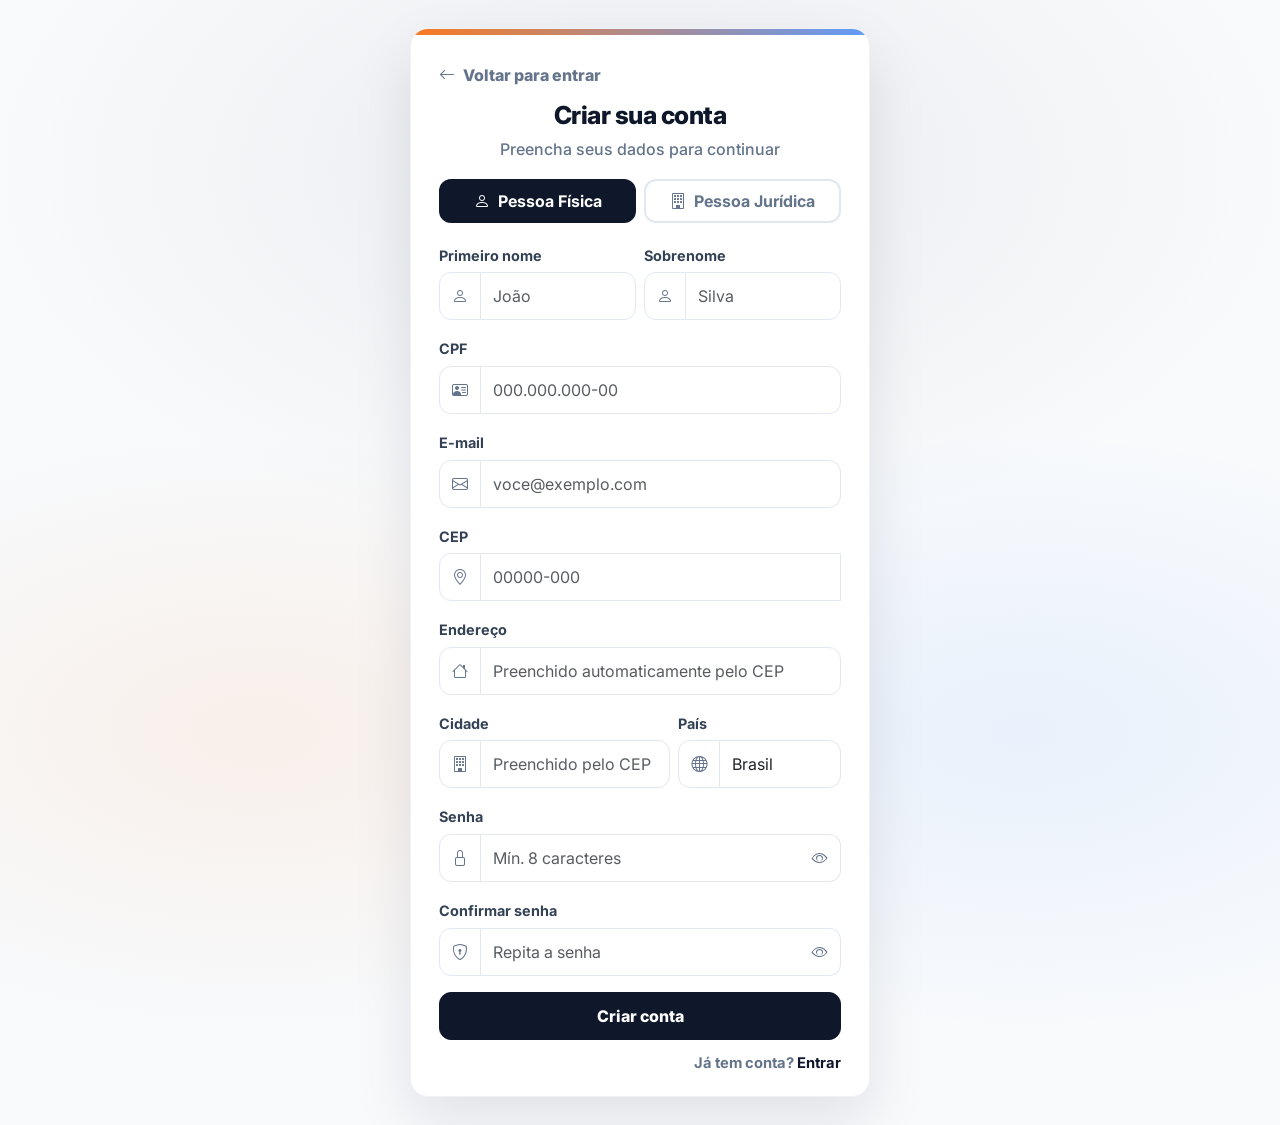
<file: FlyGuide/Front end/pages/cadastro.html>
﻿<!doctype html>
<html lang="pt-br">
<head>
  <meta charset="utf-8" />
  <meta name="viewport" content="width=device-width,initial-scale=1" />
    <link rel="icon" href="../assets/img/logo.png" type="image/png">
  <title>FlyGuide — Criar conta</title>

  <link rel="preconnect" href="https://fonts.googleapis.com">
  <link rel="preconnect" href="https://fonts.gstatic.com" crossorigin>
  <link href="https://fonts.googleapis.com/css2?family=Inter:wght@400;500;600;700;800&display=swap" rel="stylesheet">
  <link href="https://cdn.jsdelivr.net/npm/bootstrap@5.3.3/dist/css/bootstrap.min.css" rel="stylesheet">
  <link href="https://cdn.jsdelivr.net/npm/bootstrap-icons@1.11.3/font/bootstrap-icons.min.css" rel="stylesheet">
  <link href="../assets/css/pages/auth.css" rel="stylesheet" />

  <style>
    .tipo-toggle { display: flex; gap: 8px; margin-bottom: 20px; }
    .tipo-btn {
      flex: 1; height: 44px; border-radius: 12px; border: 2px solid #e2e8f0;
      background: #fff; font-weight: 700; color: #64748b; cursor: pointer;
      transition: all .15s;
    }
    .tipo-btn.ativo { border-color: #0f172a; background: #0f172a; color: #fff; }
    .cep-spinner {
      display: none;
      position: absolute; right: 12px; top: 50%; transform: translateY(-50%);
    }
    .input-group { position: relative; }
  </style>
</head>

<body data-pagina="cadastro" style="font-family: Inter, system-ui, -apple-system, Segoe UI, Roboto, Arial, sans-serif;">
  <main class="auth-page">
    <div class="auth-card">
      <div class="auth-topbar"></div>

      <div class="auth-inner">
        <a class="auth-back" href="login.html">
          <i class="bi bi-arrow-left"></i> Voltar para entrar
        </a>

        <h1 class="auth-title">Criar sua conta</h1>
        <div class="auth-subtitle">Preencha seus dados para continuar</div>

        <form id="formularioCadastro" novalidate>

          <!-- Seletor PF / PJ -->
          <div class="tipo-toggle">
            <button type="button" class="tipo-btn ativo" id="btnPF">
              <i class="bi bi-person me-1"></i> Pessoa Física
            </button>
            <button type="button" class="tipo-btn" id="btnPJ">
              <i class="bi bi-building me-1"></i> Pessoa Jurídica
            </button>
          </div>

          <!-- ===== CAMPOS PF ===== -->
          <div id="camposPF">
            <div class="row g-2 mb-3">
              <div class="col-6">
                <div class="auth-field">
                  <label for="primeiroNomeCadastro">Primeiro nome</label>
                  <div class="input-group auth-input">
                    <span class="input-group-text"><i class="bi bi-person"></i></span>
                    <input id="primeiroNomeCadastro" type="text" class="form-control" placeholder="João" autocomplete="given-name">
                  </div>
                  <div class="invalid-feedback"></div>
                </div>
              </div>
              <div class="col-6">
                <div class="auth-field">
                  <label for="ultimoNomeCadastro">Sobrenome</label>
                  <div class="input-group auth-input">
                    <span class="input-group-text"><i class="bi bi-person"></i></span>
                    <input id="ultimoNomeCadastro" type="text" class="form-control" placeholder="Silva" autocomplete="family-name">
                  </div>
                  <div class="invalid-feedback"></div>
                </div>
              </div>
            </div>

            <div class="auth-field mb-3">
              <label for="cpfCadastro">CPF</label>
              <div class="input-group auth-input">
                <span class="input-group-text"><i class="bi bi-person-vcard"></i></span>
                <input id="cpfCadastro" type="text" class="form-control" placeholder="000.000.000-00" inputmode="numeric" autocomplete="off">
              </div>
              <div class="invalid-feedback"></div>
            </div>
          </div>

          <!-- ===== CAMPOS PJ ===== -->
          <div id="camposPJ" style="display:none;">
            <div class="auth-field mb-3">
              <label for="razaoSocialCadastro">Razão Social</label>
              <div class="input-group auth-input">
                <span class="input-group-text"><i class="bi bi-building"></i></span>
                <input id="razaoSocialCadastro" type="text" class="form-control" placeholder="Empresa Ltda">
              </div>
              <div class="invalid-feedback"></div>
            </div>

            <div class="auth-field mb-3">
              <label for="nomeFantasiaCadastro">Nome Fantasia <span class="text-secondary fw-normal">(opcional)</span></label>
              <div class="input-group auth-input">
                <span class="input-group-text"><i class="bi bi-tag"></i></span>
                <input id="nomeFantasiaCadastro" type="text" class="form-control" placeholder="Nome comercial">
              </div>
              <div class="invalid-feedback"></div>
            </div>

            <div class="auth-field mb-3">
              <label for="cnpjCadastro">CNPJ</label>
              <div class="input-group auth-input">
                <span class="input-group-text"><i class="bi bi-upc"></i></span>
                <input id="cnpjCadastro" type="text" class="form-control" placeholder="00.000.000/0000-00" inputmode="numeric" autocomplete="off">
              </div>
              <div class="invalid-feedback"></div>
            </div>

            <div class="auth-field mb-3">
              <label for="ieCadastro">Inscrição Estadual <span class="text-secondary fw-normal">(opcional)</span></label>
              <div class="input-group auth-input">
                <span class="input-group-text"><i class="bi bi-file-text"></i></span>
                <input id="ieCadastro" type="text" class="form-control" placeholder="Inscrição estadual" inputmode="numeric" autocomplete="off">
              </div>
              <div class="invalid-feedback"></div>
            </div>
          </div>

          <!-- ===== CAMPOS COMUNS ===== -->
          <div class="auth-field mb-3">
            <label for="emailCadastro">E-mail</label>
            <div class="input-group auth-input">
              <span class="input-group-text"><i class="bi bi-envelope"></i></span>
              <input id="emailCadastro" type="email" class="form-control" placeholder="voce@exemplo.com" autocomplete="email" required>
            </div>
            <div class="invalid-feedback"></div>
          </div>

          <!-- CEP com preenchimento automático -->
          <div class="auth-field mb-3">
            <label for="cepCadastro">CEP</label>
            <div class="input-group auth-input">
              <span class="input-group-text"><i class="bi bi-geo-alt"></i></span>
              <input id="cepCadastro" type="text" class="form-control" placeholder="00000-000" inputmode="numeric" autocomplete="postal-code" required>
              <span class="input-group-text" id="cepSpinner" style="display:none;">
                <span class="spinner-border spinner-border-sm text-secondary"></span>
              </span>
            </div>
            <div class="invalid-feedback"></div>
          </div>

          <!-- Endereço (preenchido automaticamente pelo ViaCEP) -->
          <div class="auth-field mb-3">
            <label for="enderecoCadastro">Endereço</label>
            <div class="input-group auth-input">
              <span class="input-group-text"><i class="bi bi-house"></i></span>
              <input id="enderecoCadastro" type="text" class="form-control" placeholder="Preenchido automaticamente pelo CEP" readonly>
            </div>
            <div class="invalid-feedback"></div>
          </div>

          <!-- Cidade e País lado a lado -->
          <div class="row g-2 mb-3">
            <div class="col-7">
              <div class="auth-field">
                <label for="cidadeCadastro">Cidade</label>
                <div class="input-group auth-input">
                  <span class="input-group-text"><i class="bi bi-building"></i></span>
                  <input id="cidadeCadastro" type="text" class="form-control" placeholder="Preenchido pelo CEP" readonly>
                </div>
                <div class="invalid-feedback"></div>
              </div>
            </div>
            <div class="col-5">
              <div class="auth-field">
                <label for="paisCadastro">País</label>
                <div class="input-group auth-input">
                  <span class="input-group-text"><i class="bi bi-globe"></i></span>
                  <input id="paisCadastro" type="text" class="form-control" value="Brasil" readonly>
                </div>
                <div class="invalid-feedback"></div>
              </div>
            </div>
          </div>

          <div class="auth-field mb-3">
            <label for="senhaCadastro">Senha</label>
            <div class="input-group auth-input">
              <span class="input-group-text"><i class="bi bi-lock"></i></span>
              <input id="senhaCadastro" type="password" class="form-control" placeholder="Mín. 8 caracteres" autocomplete="new-password" required>
            </div>
            <div class="invalid-feedback"></div>
          </div>

          <div class="auth-field mb-3">
            <label for="confirmarSenhaCadastro">Confirmar senha</label>
            <div class="input-group auth-input">
              <span class="input-group-text"><i class="bi bi-shield-lock"></i></span>
              <input id="confirmarSenhaCadastro" type="password" class="form-control" placeholder="Repita a senha" autocomplete="new-password" required>
            </div>
            <div class="invalid-feedback"></div>
          </div>

          <button class="btn btn-primary auth-btn auth-btn-primary w-100" type="submit">
            Criar conta
          </button>

          <div class="alert auth-alert mt-3" data-alerta-auth role="alert"></div>

          <div class="auth-footer">
            <span></span>
            <a href="login.html">Já tem conta? <span style="color:#0f172a;">Entrar</span></a>
          </div>
        </form>
      </div>
    </div>
  </main>

  <script src="../assets/js/auth.js"></script>
</body>
</html>
</file>
<file: FlyGuide/Front end/assets/css/pages/auth.css>
/* assets/css/pages/auth.css */

:root{
  --auth-bg: radial-gradient(1200px 700px at 50% 15%, rgba(15,23,42,.06), transparent 55%),
             radial-gradient(900px 500px at 20% 65%, rgba(249,115,22,.08), transparent 60%),
             radial-gradient(900px 500px at 80% 65%, rgba(59,130,246,.08), transparent 60%),
             #f8fafc;
}

.auth-page{
  min-height: 100vh;
  background: var(--auth-bg);
  display: grid;
  place-items: center;
  padding: 28px 16px;
}

.auth-card{
  width: min(460px, 100%);
  border-radius: 18px;
  border: 1px solid #eef2f7;
  background: #fff;
  box-shadow: 0 25px 60px rgba(15,23,42,.10);
  overflow: hidden;
}

.auth-topbar{
  height: 6px;
  background: linear-gradient(90deg, rgba(249,115,22,.95), rgba(59,130,246,.80));
}

.auth-inner{
  padding: 28px 28px 22px;
}

.auth-logo{
  width: 54px;
  height: 54px;
  border-radius: 999px;
  display: grid;
  place-items: center;
  margin: 6px auto 14px;
  background: #fff;
  border: 1px solid #eef2f7;
  box-shadow: 0 14px 34px rgba(15,23,42,.10);
}

.auth-title{
  text-align: center;
  font-weight: 800;
  letter-spacing: -.02em;
  color: #0f172a;
  margin: 0 0 6px;
  font-size: 1.55rem;
}

.auth-subtitle{
  text-align: center;
  color: #64748b;
  font-weight: 500;
  margin-bottom: 18px;
}

.auth-divider{
  display: flex;
  align-items: center;
  gap: 12px;
  margin: 14px 0 12px;
  color: #94a3b8;
  font-size: .85rem;
  font-weight: 700;
}
.auth-divider::before,
.auth-divider::after{
  content: "";
  height: 1px;
  flex: 1;
  background: #e2e8f0;
}

.auth-btn{
  height: 48px;
  border-radius: 12px;
  font-weight: 800;
}

.auth-btn-primary{
  background: #0f172a;
  border-color: #0f172a;
}
.auth-btn-primary:hover{
  background: #0b1220;
  border-color: #0b1220;
}

.auth-google{
  height: 48px;
  border-radius: 12px;
  font-weight: 800;
  background: #fff;
  border: 1px solid #e2e8f0;
  color: #0f172a;
}

.auth-field label{
  font-weight: 700;
  color: #334155;
  font-size: .9rem;
  margin-bottom: 6px;
}

.auth-input .input-group-text{
  border-radius: 12px 0 0 12px;
  background: #fff;
  border-color: #e2e8f0;
  color: #64748b;
}
.auth-input .form-control{
  height: 48px;
  border-radius: 0 12px 12px 0;
  border-color: #e2e8f0;
}
.auth-input .password-toggle{
  border-color: #e2e8f0;
  border-left: 0;
  background: #fff;
  color: #64748b;
  border-radius: 0 12px 12px 0;
}
.auth-input .password-toggle:hover,
.auth-input .password-toggle:focus{
  background: #fff;
  color: #0f172a;
  box-shadow: none;
}
.auth-input .has-password-toggle{
  border-right: 0;
  border-radius: 0;
}
.auth-input .form-control:focus{
  border-color: rgba(59,130,246,.6);
  box-shadow: 0 0 0 .2rem rgba(59,130,246,.12);
}

.auth-footer{
  display: flex;
  justify-content: space-between;
  gap: 10px;
  margin-top: 12px;
  font-size: .92rem;
}
.auth-footer a{
  text-decoration: none;
  color: #64748b;
  font-weight: 700;
}
.auth-footer a:hover{
  color: #0f172a;
}

.auth-back{
  display: inline-flex;
  align-items: center;
  gap: 8px;
  margin-bottom: 14px;
  color: #64748b;
  text-decoration: none;
  font-weight: 800;
}
.auth-back:hover{
  color: #0f172a;
}

.auth-alert{
  display: none;
  margin-top: 12px;
}

/* ══════════════════════════════════════════════════════════════
   LAYOUT SPLIT ESTILO FACEBOOK  (login.html)
   Todas as classes auth-* acima permanecem intactas (cadastro.html)
   ══════════════════════════════════════════════════════════════ */

.fly-split {
  min-height: 100vh;
  display: flex;
}

/* ── PAINEL ESQUERDO ── */
.fly-left {
  flex: 0 0 58%;
  background: linear-gradient(150deg, #0c1a2e 0%, #0f2d4d 50%, #0a1628 100%);
  display: flex;
  flex-direction: column;
  padding: 44px 56px 48px;
  position: relative;
  overflow: hidden;
  color: #fff;
}
.fly-left::before {
  content: '';
  position: absolute;
  width: 480px; height: 480px;
  border-radius: 50%;
  background: radial-gradient(circle, rgba(249,115,22,.18) 0%, transparent 65%);
  top: -120px; right: -80px;
  pointer-events: none;
}
.fly-left::after {
  content: '';
  position: absolute;
  width: 360px; height: 360px;
  border-radius: 50%;
  background: radial-gradient(circle, rgba(59,130,246,.14) 0%, transparent 65%);
  bottom: -80px; left: -60px;
  pointer-events: none;
}

.fly-brand {
  display: flex;
  align-items: center;
  gap: 12px;
  z-index: 1;
  position: relative;
}
.fly-brand-logo {
  width: 42px; height: 42px;
  object-fit: contain;
  filter: drop-shadow(0 2px 8px rgba(0,0,0,.4));
}
.fly-brand-name {
  font-size: 1.55rem;
  font-weight: 800;
  letter-spacing: -.03em;
  color: #fff;
}

.fly-cards-scene {
  flex: 1;
  display: flex;
  flex-direction: column;
  justify-content: center;
  align-items: flex-start;
  gap: 14px;
  position: relative;
  z-index: 1;
  padding: 32px 0;
}

.fly-dest-card {
  display: flex;
  align-items: center;
  gap: 14px;
  background: rgba(255,255,255,.10);
  backdrop-filter: blur(14px);
  -webkit-backdrop-filter: blur(14px);
  border: 1px solid rgba(255,255,255,.16);
  border-radius: 18px;
  padding: 14px 20px;
  width: 300px;
  transition: transform .2s ease, background .2s ease;
}
.fly-dest-card:hover {
  background: rgba(255,255,255,.17);
  transform: translateX(6px);
}
.fly-card-2 { margin-left: 40px; }
.fly-card-3 { margin-left: 18px; }

.fly-dest-flag { font-size: 1.9rem; line-height: 1; flex-shrink: 0; }
.fly-dest-info { flex: 1; }
.fly-dest-city { font-weight: 700; font-size: .95rem; color: #fff; }
.fly-dest-country { font-size: .78rem; color: rgba(255,255,255,.55); margin-top: 2px; }
.fly-dest-arrow { color: rgba(255,255,255,.45); font-size: 1rem; flex-shrink: 0; }

.fly-plane-deco {
  position: absolute;
  top: 10px; right: 20px;
  font-size: 2.8rem;
  transform: rotate(-20deg);
  opacity: .18;
  pointer-events: none;
}

.fly-tagline {
  font-size: 1.85rem;
  font-weight: 800;
  line-height: 1.3;
  letter-spacing: -.025em;
  color: #fff;
  z-index: 1;
  position: relative;
}
.fly-tagline span {
  background: linear-gradient(90deg, #f97316 20%, #3b82f6 100%);
  -webkit-background-clip: text;
  -webkit-text-fill-color: transparent;
  background-clip: text;
}

/* ── PAINEL DIREITO ── */
.fly-right {
  flex: 1;
  background: #fff;
  display: flex;
  align-items: center;
  justify-content: center;
  padding: 48px 40px;
}

.fly-form-wrap { width: min(380px, 100%); }

.fly-form-title {
  font-size: 1.8rem;
  font-weight: 800;
  color: #0f172a;
  margin: 0 0 24px;
  letter-spacing: -.02em;
}

.fly-subtitle {
  font-size: .9rem;
  color: #64748b;
  margin-bottom: 20px;
}

.fly-field { position: relative; }

.fly-input {
  height: 60px !important;
  border-radius: 8px !important;
  border: 1.5px solid #dde3ea !important;
  font-size: 1.05rem;
  padding: 0 18px !important;
  color: #0f172a;
  background: #fff !important;
  transition: border-color .15s, box-shadow .15s;
}
.fly-input:focus {
  border-color: #3b82f6 !important;
  box-shadow: 0 0 0 3px rgba(59,130,246,.13) !important;
  outline: none;
}
.fly-input::placeholder { color: #9aa5b4; }
.fly-input.is-invalid { border-color: #dc3545 !important; }

.fly-btn-primary {
  height: 58px;
  border-radius: 8px;
  background: #3b82f6;
  border: none;
  color: #fff;
  font-size: 1.1rem;
  font-weight: 700;
  letter-spacing: .01em;
  transition: background .15s;
}
.fly-btn-primary:hover,
.fly-btn-primary:focus { background: #2563eb; color: #fff; }
.fly-btn-primary:disabled { background: #93c5fd; border-color: transparent; color: #fff; }

.fly-link-forgot {
  color: #64748b;
  text-decoration: none;
  font-size: 1rem;
  font-weight: 600;
}
.fly-link-forgot:hover { color: #3b82f6; text-decoration: underline; }

.fly-hr {
  border: none;
  border-top: 1px solid #e2e8f0;
  margin: 0;
}

.fly-btn-new {
  height: 54px;
  padding: 0 36px;
  border-radius: 8px;
  background: #f97316;
  border: none;
  color: #fff;
  font-size: 1.05rem;
  font-weight: 700;
  text-decoration: none;
  display: inline-flex;
  align-items: center;
  transition: background .15s;
}
.fly-btn-new:hover,
.fly-btn-new:focus { background: #ea6c0a; color: #fff; }

/* Botão de mostrar/ocultar senha */
.fly-eye-btn {
  position: absolute;
  right: 14px;
  top: 50%;
  transform: translateY(-50%);
  border: none;
  background: none;
  color: #9aa5b4;
  cursor: pointer;
  padding: 4px;
  display: flex;
  align-items: center;
  font-size: 1.05rem;
  z-index: 2;
  line-height: 1;
}
.fly-eye-btn:hover { color: #0f172a; }

.fly-back-link {
  display: inline-flex;
  align-items: center;
  gap: 4px;
  color: #64748b;
  text-decoration: none;
  font-size: .88rem;
  font-weight: 600;
  transition: color .15s;
}
.fly-back-link:hover { color: #0f172a; }

/* OTP form (gerado dinamicamente pelo auth.js) */
#formularioOtp .form-control {
  height: 52px;
  border-radius: 8px;
  border: 1.5px solid #dde3ea;
}
#formularioOtp .btn-primary {
  height: 50px;
  border-radius: 8px;
  background: #3b82f6;
  border-color: #3b82f6;
  font-weight: 700;
}
#formularioOtp .btn-primary:hover { background: #2563eb; border-color: #2563eb; }

/* Globe container */
.fly-map-wrap {
  flex: 1;
  width: 100%;
  min-height: 220px;
  position: relative;
  z-index: 1;
  display: flex;
  align-items: center;
  justify-content: center;
  padding: 16px 0;
}
.fly-map-wrap svg { display: block; overflow: visible; }

/* Logo mobile (oculto no desktop) */
.fly-mobile-brand {
  display: none;
}

/* ── TABLET (768px – 991px) ── */
@media (max-width: 991px) and (min-width: 768px) {
  .fly-left { flex: 0 0 45%; padding: 32px 36px 40px; }
  .fly-tagline { font-size: 1.5rem; }
  .fly-map-wrap { min-height: 200px; }
  .fly-right { padding: 36px 28px; }
}

/* ── MOBILE (< 768px) ── */
@media (max-width: 767px) {
  .fly-split { flex-direction: column; }

  /* Painel azul escuro some no mobile */
  .fly-left { display: none; }

  /* Painel do formulário ocupa a tela toda */
  .fly-right {
    min-height: 100vh;
    padding: 0;
    align-items: stretch;
    justify-content: flex-start;
    background: #fff;
  }

  .fly-form-wrap {
    width: 100%;
    max-width: 100%;
    padding: 48px 24px 48px;
    min-height: 100vh;
    box-sizing: border-box;
  }

  /* Logo visível no topo do formulário */
  .fly-mobile-brand {
    display: flex;
    align-items: center;
    gap: 10px;
    margin-bottom: 32px;
  }
  .fly-mobile-brand img {
    width: 40px; height: 40px;
    object-fit: contain;
  }
  .fly-mobile-brand span {
    font-size: 1.5rem;
    font-weight: 800;
    letter-spacing: -.03em;
    color: #0f172a;
  }

  .fly-form-title { font-size: 1.5rem; margin-bottom: 20px; }

  .fly-input  { height: 54px !important; font-size: 1rem; }
  .fly-btn-primary { height: 54px; font-size: 1rem; }
  .fly-btn-new { height: 50px; font-size: 1rem; }
  .fly-subtitle { font-size: .88rem; }
}
</file>
